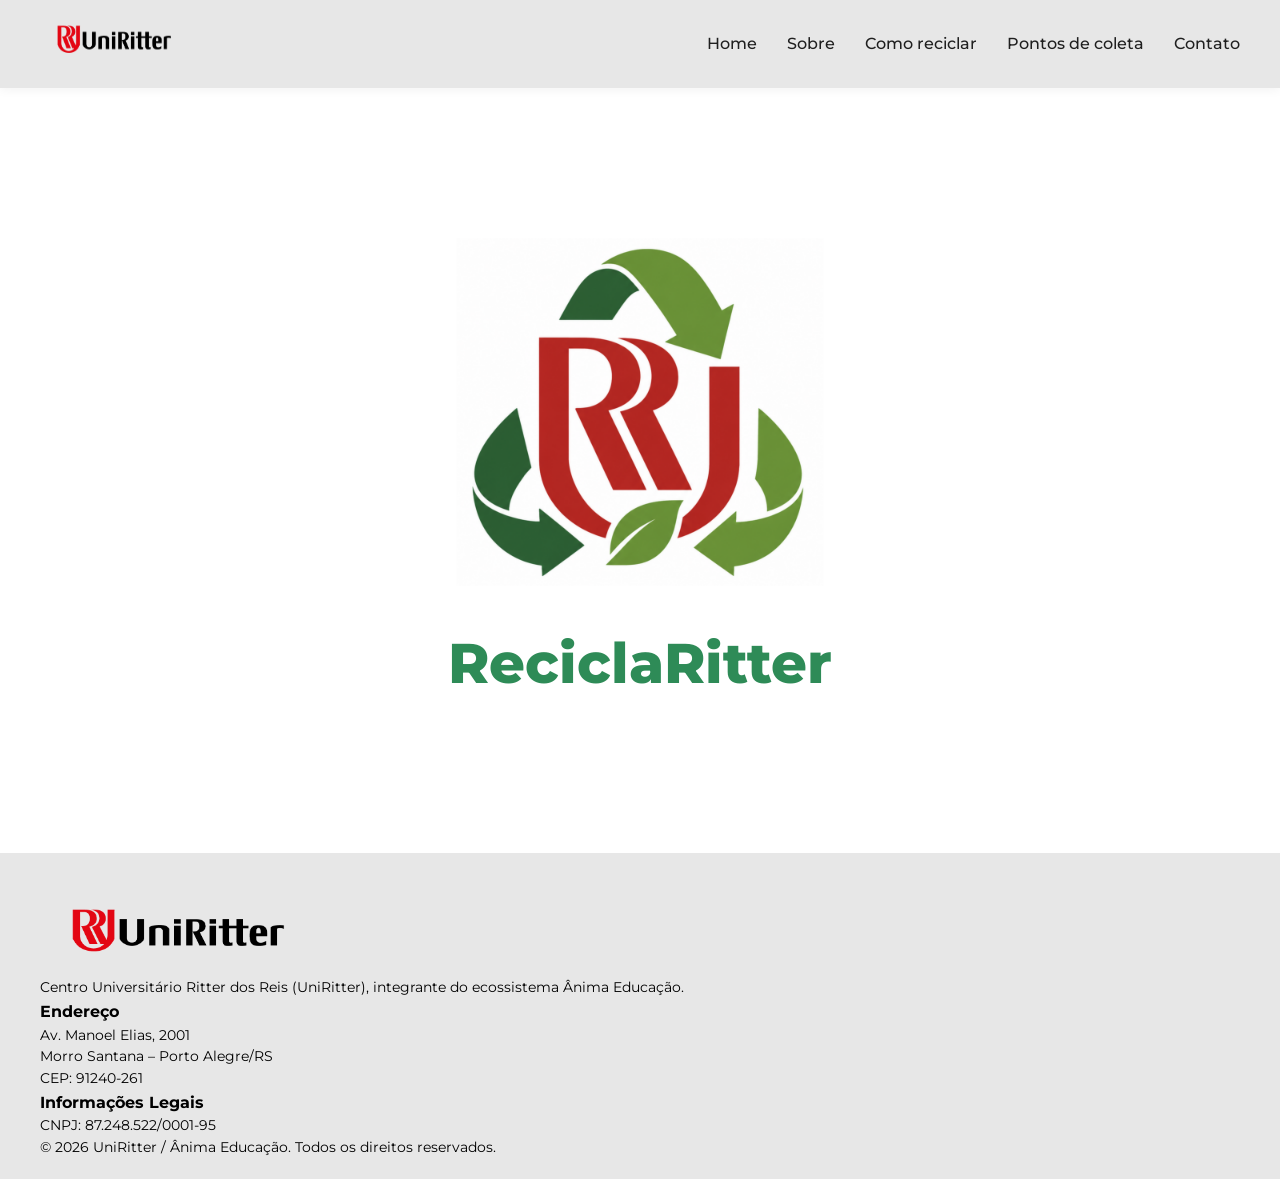
<file: index.html>
<!DOCTYPE html>
<html lang="pt-BR">

<head>
  <meta charset="UTF-8" />
  <meta name="viewport" content="width=device-width, initial-scale=1.0" />
  
  <meta name="description" content="ReciclaRitter - Projeto de reciclagem sustentável da UniRitter." />
  <meta name="keywords" content="reciclagem, sustentabilidade, UniRitter, meio ambiente, coleta seletiva" />
  <meta name="author" content="UniRitter" />
  
  <title>ReciclaRitter | Projeto de Sustentabilidade da UniRitter</title>

  <link rel="preconnect" href="https://fonts.googleapis.com" />
  <link rel="preconnect" href="https://fonts.gstatic.com" crossorigin />
  <link href="https://fonts.googleapis.com/css2?family=Montserrat:wght@300;400;500;600;700;800&display=swap" rel="stylesheet" />

  <link rel="stylesheet" href="styles.css" />
</head>

<body>

  <header class="header">
    <div class="container header-container">
      <a href="#" class="top-logo" aria-label="Página inicial ReciclaRitter">
        <img src="Logo_DeCima_UniRitter.png" alt="Logo UniRitter" width="150" height="50" />
      </a>

      <nav class="navbar" aria-label="Menu principal">
        <ul class="nav-list">
          <li><a href="index.html">Home</a></li>
          <li><a href="sobre.html">Sobre</a></li>
          <li><a href="como-reciclar.html">Como reciclar</a></li>
          <li><a href="pontos-coleta.html">Pontos de coleta</a></li>
          <li><a href="contato.html">Contato</a></li>
        </ul>
      </nav>
    </div>
  </header>

  <main>

   <section id="home" class="home">
  <div class="container home-container fade-in">
    
    <div class="home-text">
      <div class="home-image">
        <img src="Logo_DoMeio_UniRitter.png" alt="Logo sustentável ReciclaRitter" width="400" height="400" />
      </div>
      <h1>ReciclaRitter</h1>

    </div> </div> </section>

  </main>

<footer id="contato" class="footer">
  <div class="container">
    <div class="footer-content">
      <div class="footer-brand">
        <img src="Logo_DeCima_UniRitter.png"
             alt="Logo da UniRitter"
             class="footer-logo">
        <p class="footer-description">
          Centro Universitário Ritter dos Reis (UniRitter), integrante do
          ecossistema Ânima Educação.
        </p>
      </div>
      <div class="footer-info">
        <h4>Endereço</h4>
        <p>
          Av. Manoel Elias, 2001<br>
          Morro Santana – Porto Alegre/RS<br>
          CEP: 91240-261
        </p>
      </div>
      <div class="footer-info">
        <h4>Informações Legais</h4>
        <p>CNPJ: 87.248.522/0001-95</p>
      </div>
    </div>
    <div class="footer-bottom">
      <p>
        © 2026 UniRitter / Ânima Educação. Todos os direitos reservados.
      </p>
    </div>
  </div>
</footer>

</body>
</html>
</file>
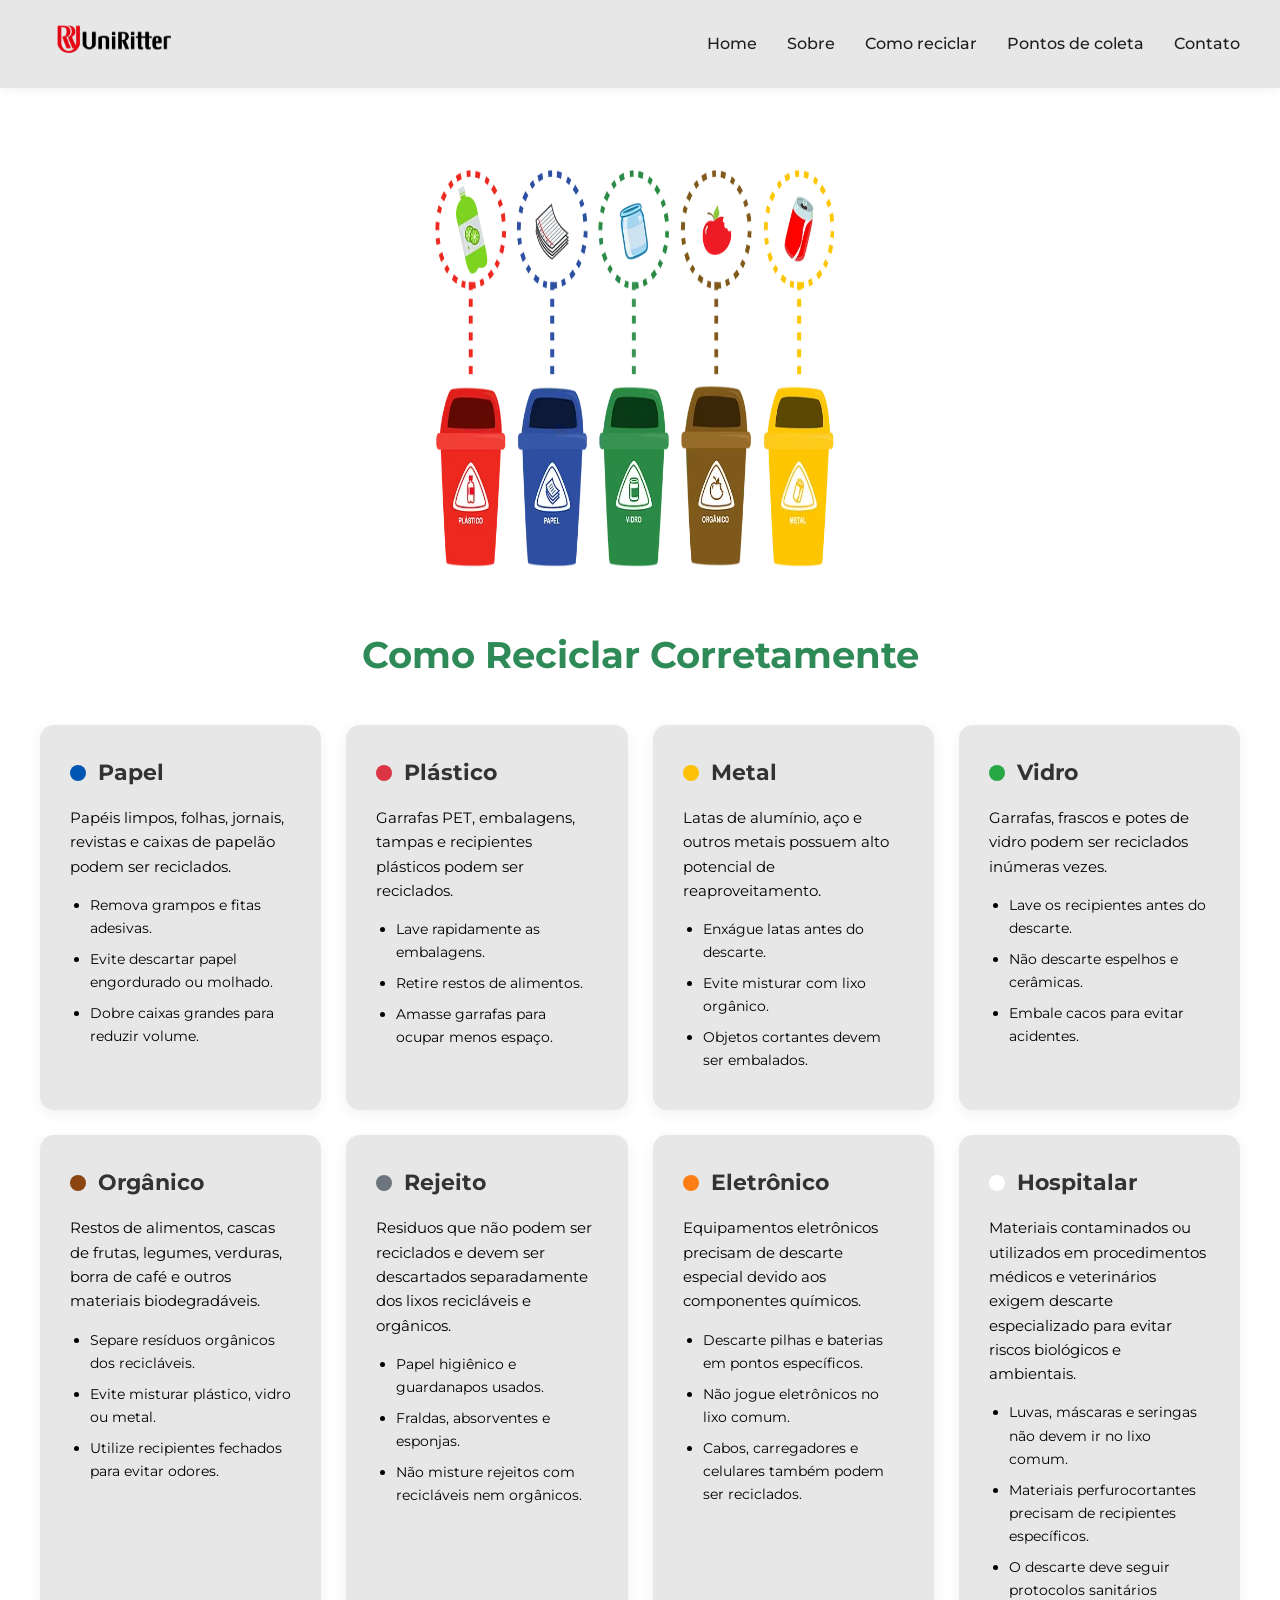
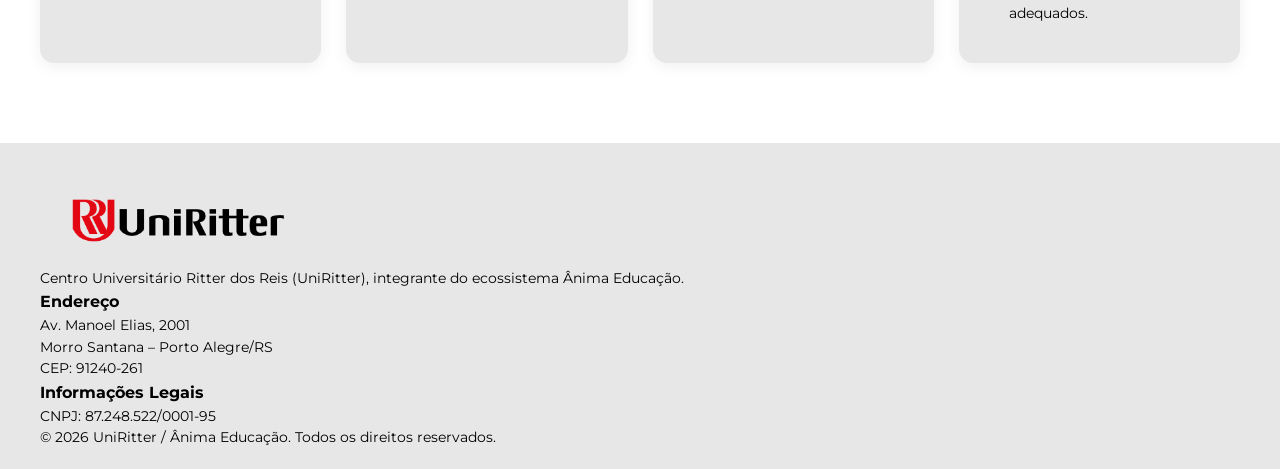
<file: como-reciclar.html>
<!DOCTYPE html>
<html lang="pt-BR">

<head>
  <meta charset="UTF-8" />
  <meta name="viewport" content="width=device-width, initial-scale=1.0" />
  
  <meta name="description" content="ReciclaRitter - Projeto de reciclagem sustentável da UniRitter." />
  <meta name="keywords" content="reciclagem, sustentabilidade, UniRitter, meio ambiente, coleta seletiva" />
  <meta name="author" content="UniRitter" />
  
  <title>ReciclaRitter | Projeto de Sustentabilidade da UniRitter</title>

  <link rel="preconnect" href="https://fonts.googleapis.com" />
  <link rel="preconnect" href="https://fonts.gstatic.com" crossorigin />
  <link href="https://fonts.googleapis.com/css2?family=Montserrat:wght@300;400;500;600;700;800&display=swap" rel="stylesheet" />

  <link rel="stylesheet" href="styles.css" />
</head>

<body>

  <header class="header">
    <div class="container header-container">
      <a href="#" class="top-logo" aria-label="Página inicial ReciclaRitter">
        <img src="Logo_DeCima_UniRitter.png" alt="Logo UniRitter" width="150" height="50" />
      </a>

      <nav class="navbar" aria-label="Menu principal">
        <ul class="nav-list">
          <li><a href="index.html">Home</a></li>
          <li><a href="sobre.html">Sobre</a></li>
          <li><a href="como-reciclar.html">Como reciclar</a></li>
          <li><a href="pontos-coleta.html">Pontos de coleta</a></li>
          <li><a href="contato.html">Contato</a></li>
        </ul>
      </nav>
    </div>
  </header>

  <main>

    <section id="como-reciclar" class="recycle-info">
      <div class="container">
       <div class="Ilus-image">
        <img src="Imagem_Ilustrativa.png" alt="Imamgem Ilutrativa" width="400" height="400" />
      </div>
        <div class="section-header">
          <h2>Como Reciclar Corretamente</h2>
        </div>

        <div class="cards">
          <article class="card">
            <div class="card-top">
              <span class="recycle-color blue" aria-hidden="true"></span>
              <h3>Papel</h3>
            </div>
            <p>Papéis limpos, folhas, jornais, revistas e caixas de papelão podem ser reciclados.</p>
            <ul>
              <li>Remova grampos e fitas adesivas.</li>
              <li>Evite descartar papel engordurado ou molhado.</li>
              <li>Dobre caixas grandes para reduzir volume.</li>
            </ul>
          </article>

          <article class="card">
            <div class="card-top">
              <span class="recycle-color red" aria-hidden="true"></span>
              <h3>Plástico</h3>
            </div>
            <p>Garrafas PET, embalagens, tampas e recipientes plásticos podem ser reciclados.</p>
            <ul>
              <li>Lave rapidamente as embalagens.</li>
              <li>Retire restos de alimentos.</li>
              <li>Amasse garrafas para ocupar menos espaço.</li>
            </ul>
          </article>

          <article class="card">
            <div class="card-top">
              <span class="recycle-color yellow" aria-hidden="true"></span>
              <h3>Metal</h3>
            </div>
            <p>Latas de alumínio, aço e outros metais possuem alto potencial de reaproveitamento.</p>
            <ul>
              <li>Enxágue latas antes do descarte.</li>
              <li>Evite misturar com lixo orgânico.</li>
              <li>Objetos cortantes devem ser embalados.</li>
            </ul>
          </article>

          <article class="card">
            <div class="card-top">
              <span class="recycle-color green" aria-hidden="true"></span>
              <h3>Vidro</h3>
            </div>
            <p>Garrafas, frascos e potes de vidro podem ser reciclados inúmeras vezes.</p>
            <ul>
              <li>Lave os recipientes antes do descarte.</li>
              <li>Não descarte espelhos e cerâmicas.</li>
              <li>Embale cacos para evitar acidentes.</li>
            </ul>
          </article>

          <article class="card">
            <div class="card-top">
              <span class="recycle-color brown" aria-hidden="true"></span>
               <h3>Orgânico</h3>
                 </div>
                 <p>Restos de alimentos, cascas de frutas, legumes, verduras, borra de café 
                  e outros materiais biodegradáveis.</p>
                  <ul>
                    <li>Separe resíduos orgânicos dos recicláveis.</li>
                    <li>Evite misturar plástico, vidro ou metal.</li>
                    <li>Utilize recipientes fechados para evitar odores.</li>
                   </ul>
                </article>

         <article class="card">
            <div class="card-top">
              <span class="recycle-color gray" aria-hidden="true"></span>
               <h3>Rejeito</h3>
                 </div>
                 <p>Residuos que não podem ser reciclados e devem ser descartados separadamente dos lixos recicláveis e orgânicos.</p>
                  <ul>
                    <li>Papel higiênico e guardanapos usados.</li>
                    <li>Fraldas, absorventes e esponjas.</li>
                    <li>Não misture rejeitos com recicláveis nem orgânicos.</li>
                   </ul>
                </article>

         <article class="card">
            <div class="card-top">
              <span class="recycle-color orange" aria-hidden="true"></span>
               <h3>Eletrônico</h3>
                 </div>
                 <p>Equipamentos eletrônicos precisam de descarte especial devido aos componentes químicos.</p>
                  <ul>
                    <li>Descarte pilhas e baterias em pontos específicos.</li>
                    <li>Não jogue eletrônicos no lixo comum.</li>
                    <li>Cabos, carregadores e celulares também podem ser reciclados.</li>
                   </ul>
                </article>      

          <article class="card">
            <div class="card-top">
              <span class="recycle-color white" aria-hidden="true"></span>
               <h3>Hospitalar</h3>
                 </div>
                 <p>Materiais contaminados ou utilizados em procedimentos
    médicos e veterinários exigem descarte especializado
    para evitar riscos biológicos e ambientais.</p>
                  <ul>
                    <li>Luvas, máscaras e seringas não devem ir no lixo comum.</li>
                    <li>Materiais perfurocortantes precisam de recipientes específicos.</li>
                    <li>O descarte deve seguir protocolos sanitários adequados.</li>
                   </ul>
                </article>

          </article>

        </div>
      </div>
    </section>

  </main>

<footer id="contato" class="footer">
  <div class="container">
    <div class="footer-content">
      <div class="footer-brand">
        <img src="Logo_DeCima_UniRitter.png"
             alt="Logo da UniRitter"
             class="footer-logo">
        <p class="footer-description">
          Centro Universitário Ritter dos Reis (UniRitter), integrante do
          ecossistema Ânima Educação.
        </p>
      </div>
      <div class="footer-info">
        <h4>Endereço</h4>
        <p>
          Av. Manoel Elias, 2001<br>
          Morro Santana – Porto Alegre/RS<br>
          CEP: 91240-261
        </p>
      </div>
      <div class="footer-info">
        <h4>Informações Legais</h4>
        <p>CNPJ: 87.248.522/0001-95</p>
      </div>
    </div>
    <div class="footer-bottom">
      <p>
        © 2026 UniRitter / Ânima Educação. Todos os direitos reservados.
      </p>
    </div>
  </div>
</footer>

</body>
</html>
</file>
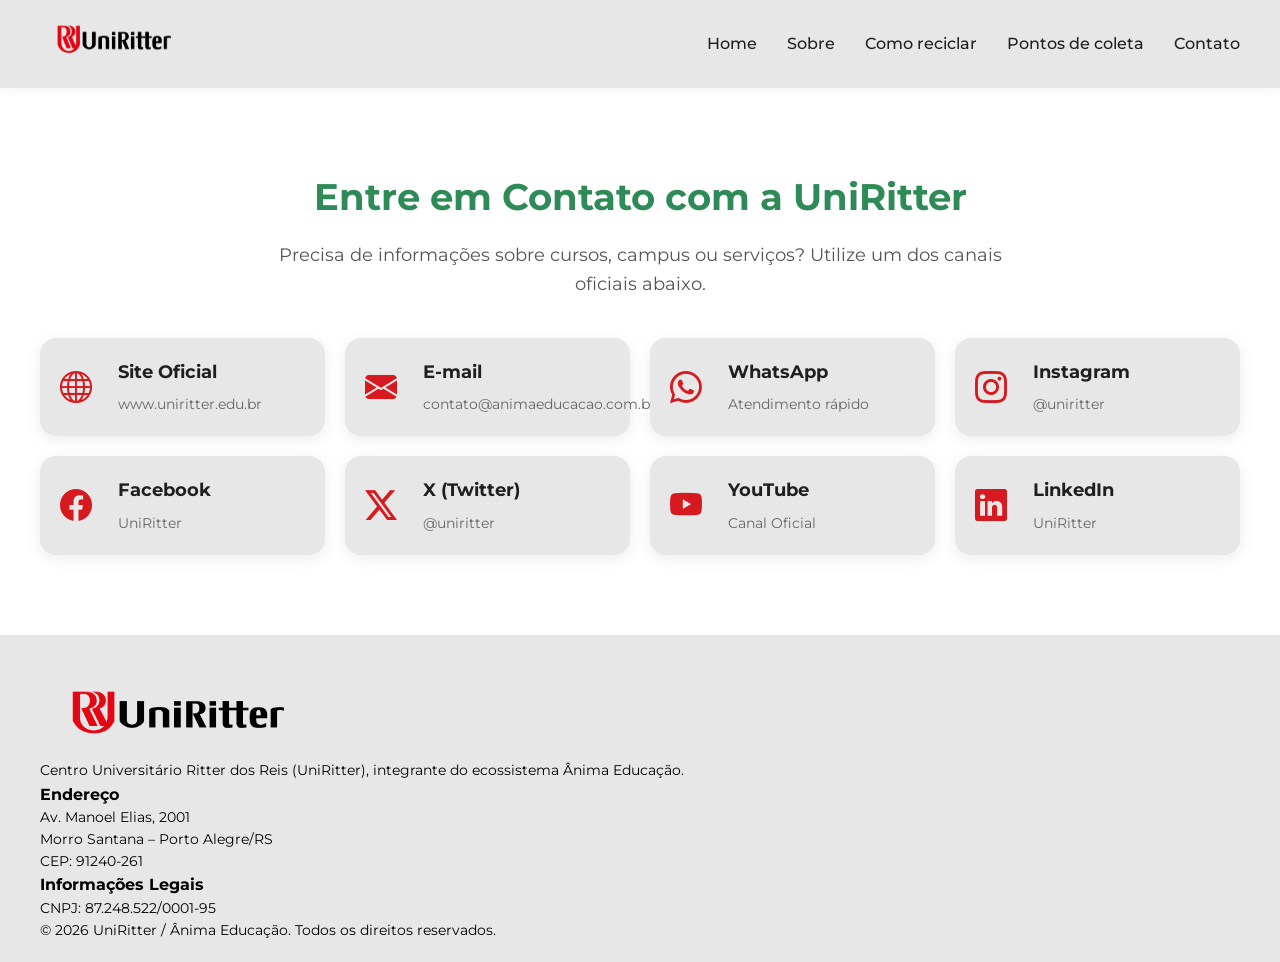
<file: contato.html>
<!DOCTYPE html>
<html lang="pt-BR">

<head>
  <meta charset="UTF-8" />
  <meta name="viewport" content="width=device-width, initial-scale=1.0" />
  
  <meta name="description" content="ReciclaRitter - Projeto de reciclagem sustentável da UniRitter." />
  <meta name="keywords" content="reciclagem, sustentabilidade, UniRitter, meio ambiente, coleta seletiva" />
  <meta name="author" content="UniRitter" />
  
  <title>ReciclaRitter | Projeto de Sustentabilidade da UniRitter</title>

  <link rel="preconnect" href="https://fonts.googleapis.com" />
  <link rel="preconnect" href="https://fonts.gstatic.com" crossorigin />
  <link href="https://fonts.googleapis.com/css2?family=Montserrat:wght@300;400;500;600;700;800&display=swap" rel="stylesheet" />

  <link rel="stylesheet" href="styles.css" />

  <link rel="stylesheet"
href="https://cdn.jsdelivr.net/npm/bootstrap-icons@1.11.3/font/bootstrap-icons.min.css">

</head>

<body>

  <header class="header">
    <div class="container header-container">
      <a href="#" class="top-logo" aria-label="Página inicial ReciclaRitter">
        <img src="Logo_DeCima_UniRitter.png" alt="Logo UniRitter" width="150" height="50" />
      </a>

      <nav class="navbar" aria-label="Menu principal">
        <ul class="nav-list">
          <li><a href="index.html">Home</a></li>
          <li><a href="sobre.html">Sobre</a></li>
          <li><a href="como-reciclar.html">Como reciclar</a></li>
          <li><a href="pontos-coleta.html">Pontos de coleta</a></li>
          <li><a href="contato.html">Contato</a></li>
        </ul>
      </nav>
    </div>
  </header>

 <section class="contact-section">
  <div class="container">

    <div class="section-header">
      <h2>Entre em Contato com a UniRitter</h2>
      <p class="section-description">
        Precisa de informações sobre cursos, campus ou serviços? Utilize um dos canais oficiais abaixo.
      </p>
    </div>

    <div class="contact-grid">

      <a href="https://www.uniritter.edu.br/" target="_blank" class="contact-card">
        <i class="bi bi-globe"></i>
        <div>
          <h3>Site Oficial</h3>
          <span>www.uniritter.edu.br</span>
        </div>
      </a>

      <a href="mailto:contato@animaeducacao.com.br" class="contact-card">
        <i class="bi bi-envelope-fill"></i>
        <div>
          <h3>E-mail</h3>
          <span>contato@animaeducacao.com.br</span>
        </div>
      </a>

      <a href="https://api.whatsapp.com/send?phone=555130925600" target="_blank" class="contact-card">
        <i class="bi bi-whatsapp"></i>
        <div>
          <h3>WhatsApp</h3>
          <span>Atendimento rápido</span>
        </div>
      </a>

      <a href="https://www.instagram.com/uniritter/" target="_blank" class="contact-card">
        <i class="bi bi-instagram"></i>
        <div>
          <h3>Instagram</h3>
          <span>@uniritter</span>
        </div>
      </a>

      <a href="https://www.facebook.com/uniritter" target="_blank" class="contact-card">
        <i class="bi bi-facebook"></i>
        <div>
          <h3>Facebook</h3>
          <span>UniRitter</span>
        </div>
      </a>

      <a href="https://twitter.com/uniritter" target="_blank" class="contact-card">
        <i class="bi bi-twitter-x"></i>
        <div>
          <h3>X (Twitter)</h3>
          <span>@uniritter</span>
        </div>
      </a>

      <a href="https://www.youtube.com/user/conexaouniritter" target="_blank" class="contact-card">
        <i class="bi bi-youtube"></i>
        <div>
          <h3>YouTube</h3>
          <span>Canal Oficial</span>
        </div>
      </a>

      <a href="https://www.linkedin.com/school/uniritter/" target="_blank" class="contact-card">
        <i class="bi bi-linkedin"></i>
        <div>
          <h3>LinkedIn</h3>
          <span>UniRitter</span>
        </div>
      </a>

    </div>

  </div>
</section>

<footer id="contato" class="footer">
  <div class="container">
    <div class="footer-content">
      <div class="footer-brand">
        <img src="Logo_DeCima_UniRitter.png"
             alt="Logo da UniRitter"
             class="footer-logo">
        <p class="footer-description">
          Centro Universitário Ritter dos Reis (UniRitter), integrante do
          ecossistema Ânima Educação.
        </p>
      </div>
      <div class="footer-info">
        <h4>Endereço</h4>
        <p>
          Av. Manoel Elias, 2001<br>
          Morro Santana – Porto Alegre/RS<br>
          CEP: 91240-261
        </p>
      </div>
      <div class="footer-info">
        <h4>Informações Legais</h4>
        <p>CNPJ: 87.248.522/0001-95</p>
      </div>
    </div>
    <div class="footer-bottom">
      <p>
        © 2026 UniRitter / Ânima Educação. Todos os direitos reservados.
      </p>
    </div>
  </div>
</footer>

</body>
</html>
</file>
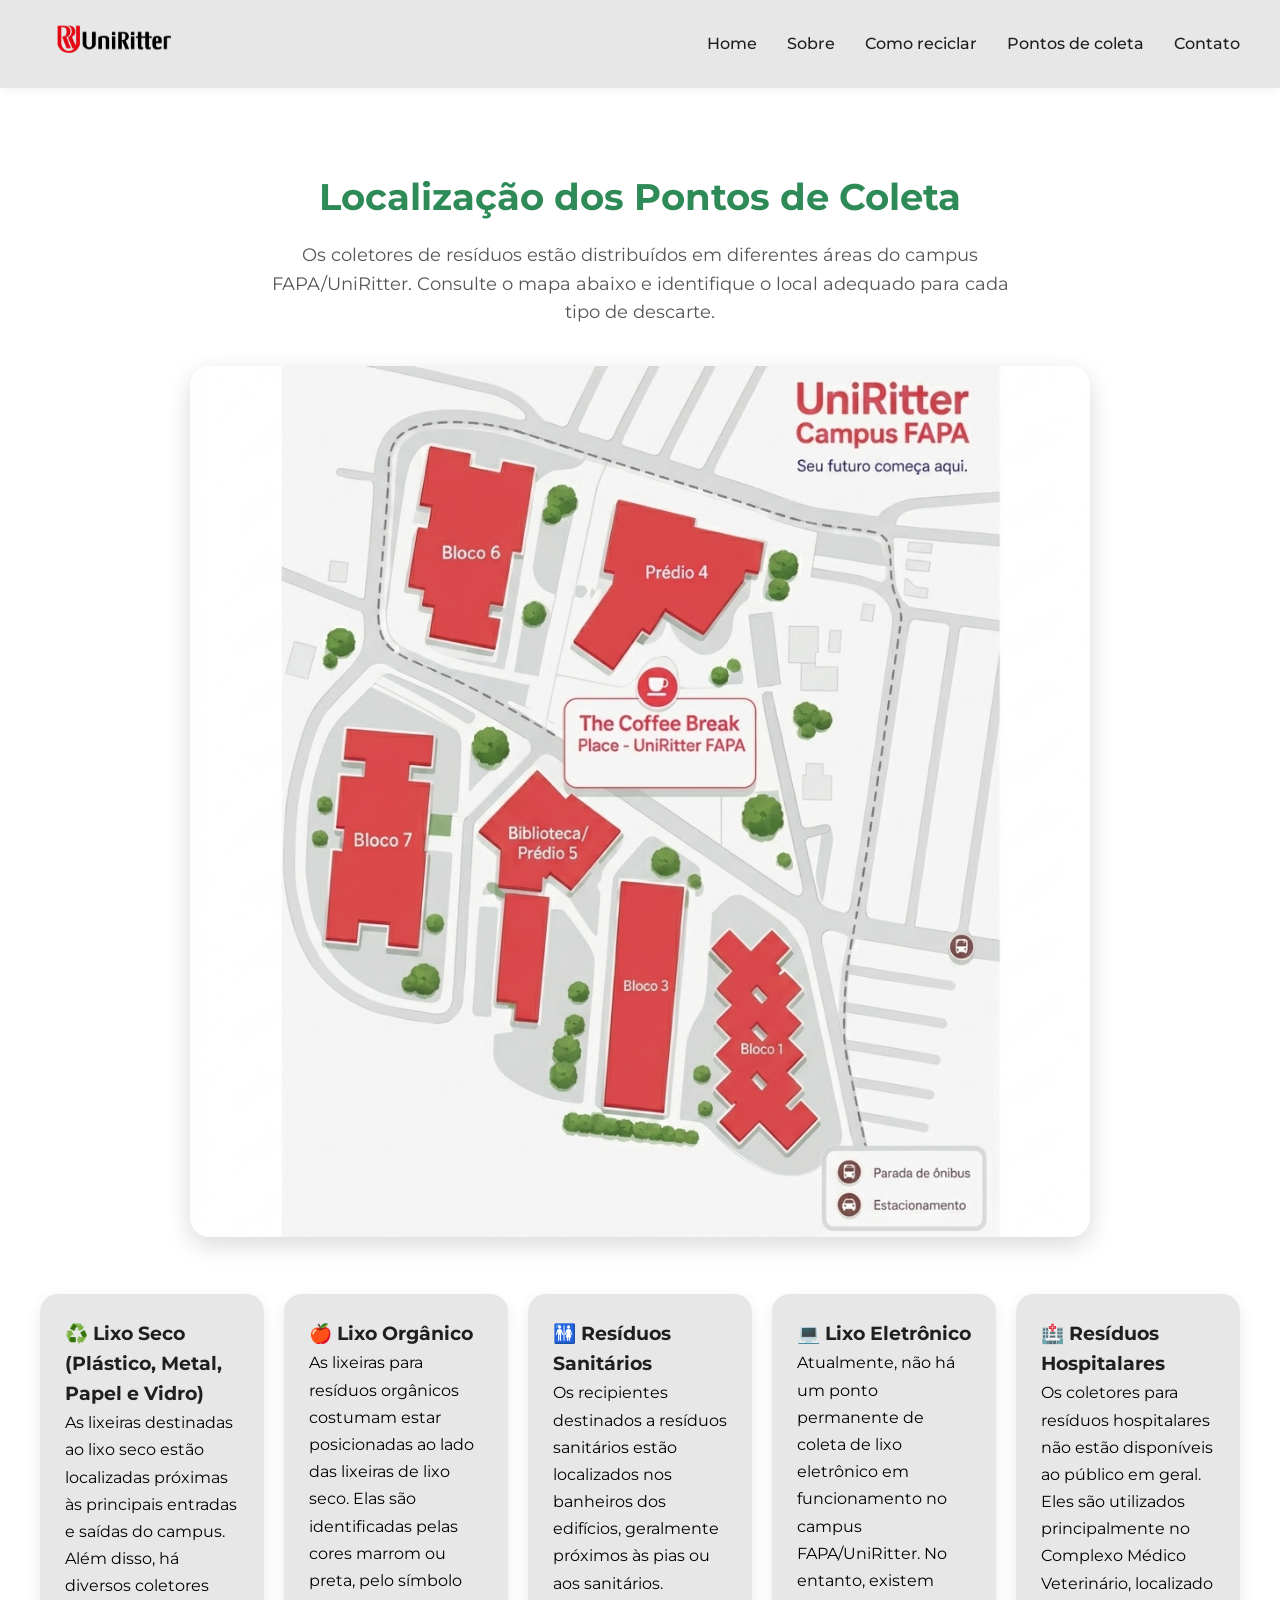
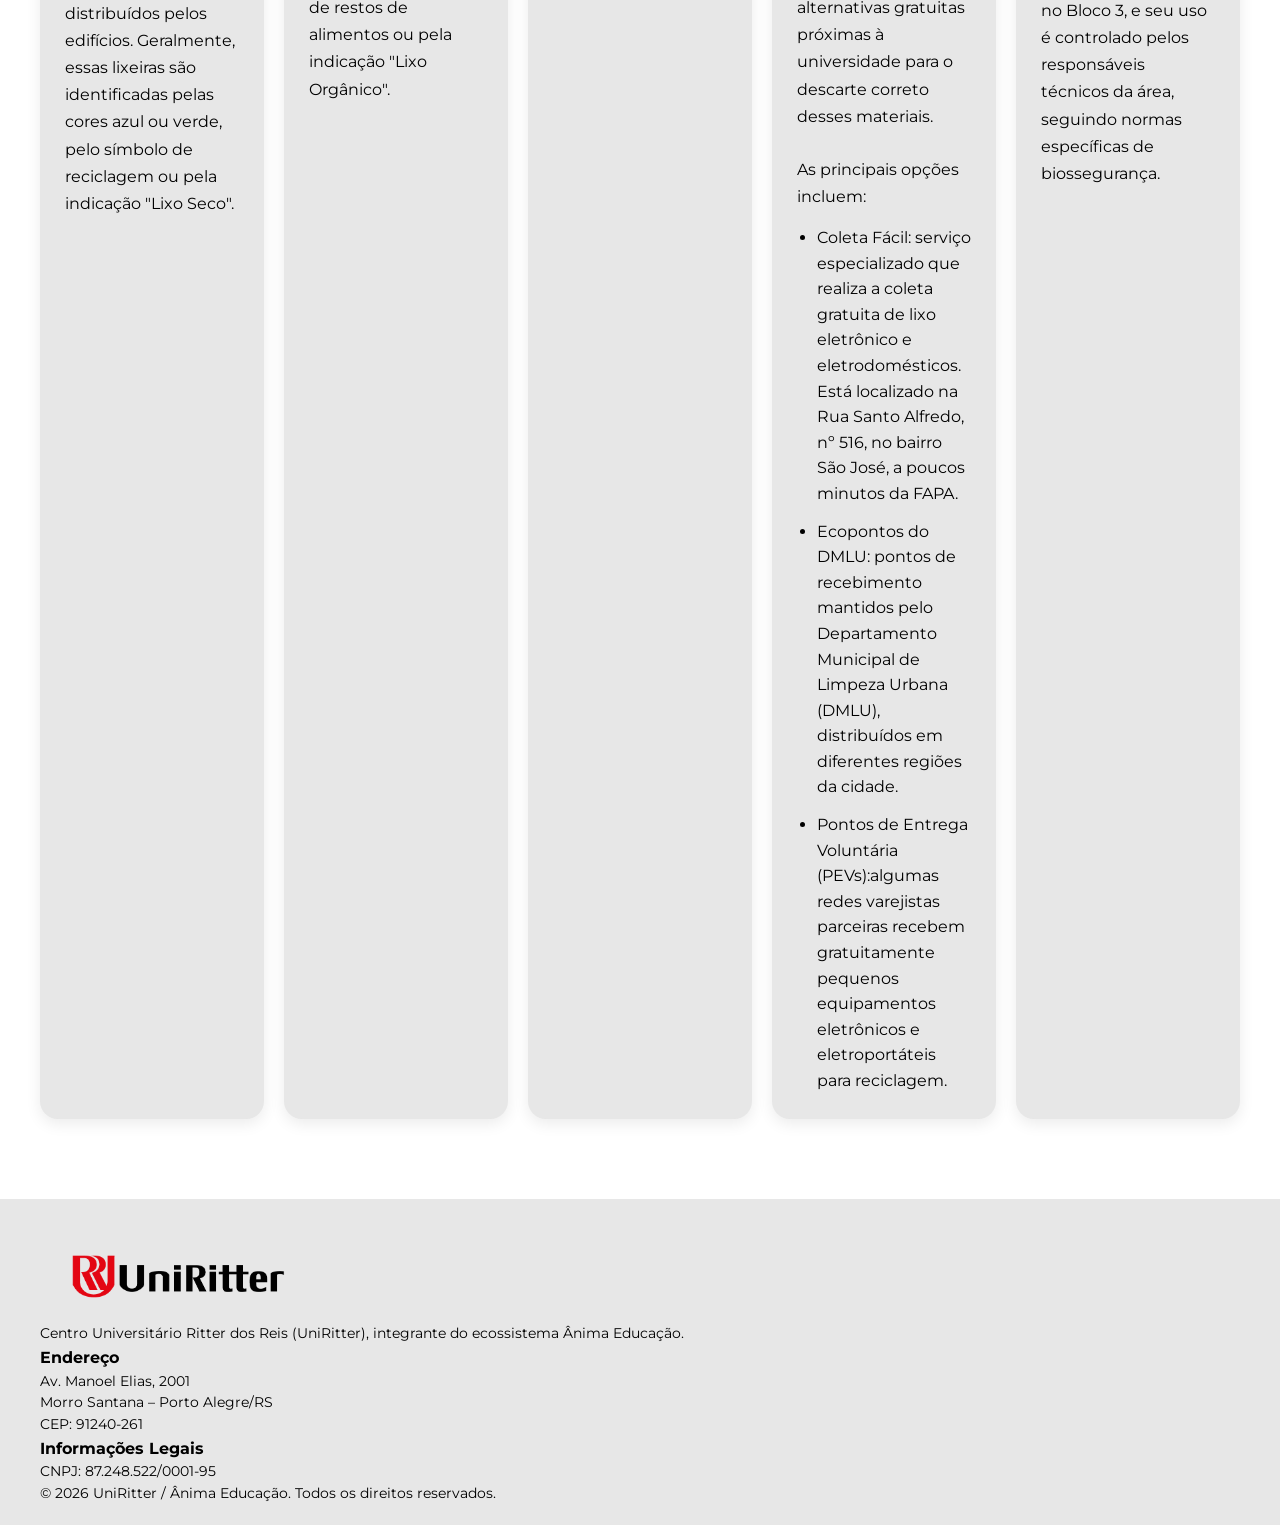
<file: pontos-coleta.html>
<!DOCTYPE html>
<html lang="pt-BR">

<head>
  <meta charset="UTF-8" />
  <meta name="viewport" content="width=device-width, initial-scale=1.0" />
  
  <meta name="description" content="ReciclaRitter - Projeto de reciclagem sustentável da UniRitter." />
  <meta name="keywords" content="reciclagem, sustentabilidade, UniRitter, meio ambiente, coleta seletiva" />
  <meta name="author" content="UniRitter" />
  
  <title>ReciclaRitter | Projeto de Sustentabilidade da UniRitter</title>

  <link rel="preconnect" href="https://fonts.googleapis.com" />
  <link rel="preconnect" href="https://fonts.gstatic.com" crossorigin />
  <link href="https://fonts.googleapis.com/css2?family=Montserrat:wght@300;400;500;600;700;800&display=swap" rel="stylesheet" />

  <link rel="stylesheet" href="styles.css" />
</head>

<body>

  <header class="header">
    <div class="container header-container">
      <a href="#" class="top-logo" aria-label="Página inicial ReciclaRitter">
        <img src="Logo_DeCima_UniRitter.png" alt="Logo UniRitter" width="150" height="50" />
      </a>

      <nav class="navbar" aria-label="Menu principal">
        <ul class="nav-list">
          <li><a href="index.html">Home</a></li>
          <li><a href="sobre.html">Sobre</a></li>
          <li><a href="como-reciclar.html">Como reciclar</a></li>
          <li><a href="pontos-coleta.html">Pontos de coleta</a></li>
          <li><a href="contato.html">Contato</a></li>
        </ul>
      </nav>
    </div>
  </header>

<section id="pontos-coleta" class="collection-points">
  <div class="container">

    <div class="section-header">
      <h2>Localização dos Pontos de Coleta</h2>
      <p class="section-description">
        Os coletores de resíduos estão distribuídos em diferentes áreas do campus
        FAPA/UniRitter. Consulte o mapa abaixo e identifique o local adequado para
        cada tipo de descarte.
      </p>
    </div>

    <div class="map-container">
      <img src="Mapa_DaUniRitter.png"
           alt="Mapa dos pontos de coleta da UniRitter"
           class="campus-map">
    </div>

    <div class="waste-guide">

      <div class="waste-card">
        <h3>♻️ Lixo Seco (Plástico, Metal, Papel e Vidro)</h3>
        <p>
          As lixeiras destinadas ao lixo seco estão localizadas próximas às principais entradas e saídas do campus. Além disso, há diversos coletores distribuídos pelos edifícios. Geralmente, essas lixeiras são identificadas pelas cores azul ou verde, pelo símbolo de reciclagem ou pela indicação "Lixo Seco".
        </p>
      </div>

      <div class="waste-card">
        <h3>🍎 Lixo Orgânico</h3>
        <p>
          As lixeiras para resíduos orgânicos costumam estar posicionadas ao lado das lixeiras de lixo seco. Elas são identificadas pelas cores marrom ou preta, pelo símbolo de restos de alimentos ou pela indicação "Lixo Orgânico".
        </p>
      </div>

      <div class="waste-card">
        <h3>🚻 Resíduos Sanitários</h3>
        <p>
          Os recipientes destinados a resíduos sanitários estão localizados nos banheiros dos edifícios, geralmente próximos às pias ou aos sanitários.
        </p>
      </div>

<div class="waste-card">
  <h3>💻 Lixo Eletrônico</h3>

  <p>
    Atualmente, não há um ponto permanente de coleta de lixo eletrônico em funcionamento no campus FAPA/UniRitter. No entanto, existem alternativas gratuitas próximas à universidade para o descarte correto desses materiais.
  </p>
  <br>
  <p>As principais opções incluem:</p>

  <ul class="waste-list">
    <li>
      Coleta Fácil: serviço especializado que realiza a coleta gratuita de lixo eletrônico e eletrodomésticos. Está localizado na Rua Santo Alfredo, nº 516, no bairro São José, a poucos minutos da FAPA.
    </li>

    <li>
      Ecopontos do DMLU: pontos de recebimento mantidos pelo Departamento Municipal de Limpeza Urbana (DMLU), distribuídos em diferentes regiões da cidade.
    </li>

    <li>
      Pontos de Entrega Voluntária (PEVs):algumas redes varejistas parceiras recebem gratuitamente pequenos equipamentos eletrônicos e eletroportáteis para reciclagem.
    </li>
  </ul>
</div>

      <div class="waste-card">
        <h3>🏥 Resíduos Hospitalares</h3>
        <p>
          Os coletores para resíduos hospitalares não estão disponíveis ao público em geral. Eles são utilizados principalmente no Complexo Médico Veterinário, localizado no Bloco 3, e seu uso é controlado pelos responsáveis técnicos da área, seguindo normas específicas de biossegurança.
        </p>
      </div>

    </div>

  </div>
</section>


<footer id="contato" class="footer">
  <div class="container">
    <div class="footer-content">
      <div class="footer-brand">
        <img src="Logo_DeCima_UniRitter.png"
             alt="Logo da UniRitter"
             class="footer-logo">
        <p class="footer-description">
          Centro Universitário Ritter dos Reis (UniRitter), integrante do
          ecossistema Ânima Educação.
        </p>
      </div>
      <div class="footer-info">
        <h4>Endereço</h4>
        <p>
          Av. Manoel Elias, 2001<br>
          Morro Santana – Porto Alegre/RS<br>
          CEP: 91240-261
        </p>
      </div>
      <div class="footer-info">
        <h4>Informações Legais</h4>
        <p>CNPJ: 87.248.522/0001-95</p>
      </div>
    </div>
    <div class="footer-bottom">
      <p>
        © 2026 UniRitter / Ânima Educação. Todos os direitos reservados.
      </p>
    </div>
  </div>
</footer>

</body>
</html>
</file>
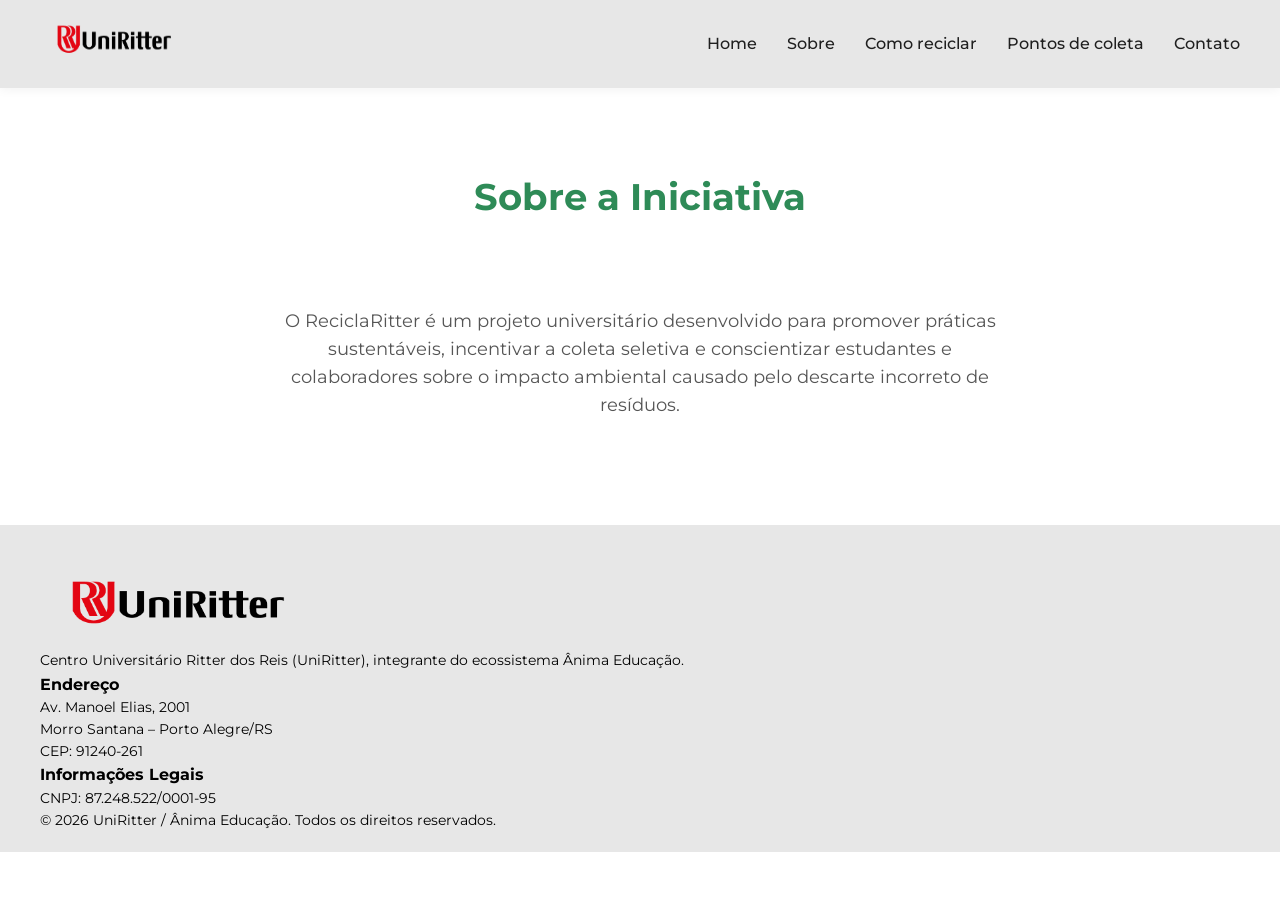
<file: sobre.html>
<!DOCTYPE html>
<html lang="pt-BR">

<head>
  <meta charset="UTF-8" />
  <meta name="viewport" content="width=device-width, initial-scale=1.0" />
  
  <meta name="description" content="ReciclaRitter - Projeto de reciclagem sustentável da UniRitter." />
  <meta name="keywords" content="reciclagem, sustentabilidade, UniRitter, meio ambiente, coleta seletiva" />
  <meta name="author" content="UniRitter" />
  
  <title>ReciclaRitter | Projeto de Sustentabilidade da UniRitter</title>

  <link rel="preconnect" href="https://fonts.googleapis.com" />
  <link rel="preconnect" href="https://fonts.gstatic.com" crossorigin />
  <link href="https://fonts.googleapis.com/css2?family=Montserrat:wght@300;400;500;600;700;800&display=swap" rel="stylesheet" />

  <link rel="stylesheet" href="styles.css" />
</head>

<body>

  <header class="header">
    <div class="container header-container">
      <a href="#" class="top-logo" aria-label="Página inicial ReciclaRitter">
        <img src="Logo_DeCima_UniRitter.png" alt="Logo UniRitter" width="150" height="50" />
      </a>

      <nav class="navbar" aria-label="Menu principal">
        <ul class="nav-list">
          <li><a href="index.html">Home</a></li>
          <li><a href="sobre.html">Sobre</a></li>
          <li><a href="como-reciclar.html">Como reciclar</a></li>
          <li><a href="pontos-coleta.html">Pontos de coleta</a></li>
          <li><a href="contato.html">Contato</a></li>
        </ul>
      </nav>
    </div>
  </header>

  <main>

  </section>
    <section id="sobre" class="about">
      <div class="container">
        <div class="section-header">
          <h2>Sobre a Iniciativa</h2>
        </div>
        <br>
        <p class="section-description">
          O ReciclaRitter é um projeto universitário desenvolvido para promover práticas sustentáveis, 
          incentivar a coleta seletiva e conscientizar estudantes e colaboradores sobre o 
          impacto ambiental causado pelo descarte incorreto de resíduos.
        </p>
        <br>
      </div>

  </main>

<footer id="contato" class="footer">
  <div class="container">
    <div class="footer-content">
      <div class="footer-brand">
        <img src="Logo_DeCima_UniRitter.png"
             alt="Logo da UniRitter"
             class="footer-logo">
        <p class="footer-description">
          Centro Universitário Ritter dos Reis (UniRitter), integrante do
          ecossistema Ânima Educação.
        </p>
      </div>
      <div class="footer-info">
        <h4>Endereço</h4>
        <p>
          Av. Manoel Elias, 2001<br>
          Morro Santana – Porto Alegre/RS<br>
          CEP: 91240-261
        </p>
      </div>
      <div class="footer-info">
        <h4>Informações Legais</h4>
        <p>CNPJ: 87.248.522/0001-95</p>
      </div>
    </div>
    <div class="footer-bottom">
      <p>
        © 2026 UniRitter / Ânima Educação. Todos os direitos reservados.
      </p>
    </div>
  </div>
</footer>

</body>
</html>
</file>
<file: styles.css>
/* =========================
   RESET E CONFIGURAÇÕES GERAIS
========================= */

* {
  margin: 0;
  padding: 0;
  box-sizing: border-box;
}

body {
  font-family: "Montserrat", sans-serif; 
  background-color: #ffffff;
  color: #1f1f1f;
  line-height: 1.6;
}

/* =========================
   CONTAINER
========================= */

.container {
  width: 100%;
  max-width: 1200px;
  margin: 0 auto;
}

/* =========================
   HEADER & LOGO SUPERIOR
========================= */

.header {
  width: 100%;
  padding: 15px 0;
  background-color: #e7e7e7;  
  box-shadow: 0 2px 10px rgba(0, 0, 0, 0.05);
  position: sticky;
  top: 0;
  z-index: 1000;
}

.header .container {
  display: flex;
  justify-content: space-between;
  align-items: center;
}

.top-logo img {
  max-width: 300px;
}

/* =========================
   NAVBAR
========================= */

.nav-list {
  display: flex;
  gap: 30px;
  list-style: none;
}

.nav-list a {
  text-decoration: none;
  color: #1f1f1f;
  font-weight: 500;
  transition: 0.3s ease;
}

.nav-list a:hover {
  color: #2e8b57;
}

.home {
  min-height: 85vh;
  display: flex;
  align-items: center;
  justify-content: center;
  text-align: center;
  background: linear-gradient(135deg, #ffffff, #ffffff);
  padding: 60px 0;
}

.fade-in {
  animation: fadeIn 1s ease forwards;
}

.hero-tag, .section-tag {
  display: inline-block;
  font-weight: 700;
  font-size: 0.85rem;
  text-transform: uppercase;
  color: #2e8b57;
  letter-spacing: 1px;
  margin-bottom: 10px;
}

.home-text h1 {
  font-size: 3.5rem;
  color: #2e8b57;
  margin-bottom: 20px;
  font-weight: 800;
}

.hero-text p, .home-text p {
  font-size: 1.1rem;
  max-width: 650px;
  margin: 0 auto 30px;
  color: #444;
}

.hero-image {
  margin-bottom: 40px;
}

.hero-image img {
  max-width: 300px;
  height: auto;
  margin: 0 auto;
}


/* =========================
   BOTÕES (PRIMÁRIO E SECUNDÁRIO)
========================= */

.btn {
  display: inline-block;
  padding: 12px 28px;
  border-radius: 8px;
  text-decoration: none;
  font-weight: 600;
  transition: 0.3s ease;
}

.primary-btn {
  background-color: #2e8b57;
  color: white;
}

.primary-btn:hover {
  background-color: #246b45;
  transform: translateY(-2px);
}

.secondary-btn {
  background-color: transparent;
  color: #2e8b57;
  border: 2px solid #2e8b57;
}

.secondary-btn:hover {
  background-color: #2e8b57;
  color: white;
  transform: translateY(-2px);
}

/* =========================
   SEÇÕES GERAIS
========================= */

section {
  padding: 80px 0;
}

.section-header {
  text-align: center;
  margin-bottom: 40px;
}

section h2 {
  font-size: 2.3rem;
  color: #2e8b57;
  font-weight: 700;
}

.section-description {
  max-width: 750px;
  margin: 15px auto 0;
  text-align: center;
  color: #555;
  font-size: 1.1rem;
  line-height: 1.6;
}

/* =========================
   CARDS DE RECICLAGEM
========================= */

.cards {
  margin-top: 40px;
  display: grid;
  grid-template-columns: repeat(auto-fit, minmax(260px, 1fr));
  gap: 25px;
}

.card {
  background-color: #e7e7e7;
  padding: 30px;
  border-radius: 14px;
  box-shadow: 0 4px 15px rgba(0, 0, 0, 0.06);
  transition: 0.3s ease;
}

.card:hover {
  transform: translateY(-5px);
  box-shadow: 0 8px 25px rgba(0, 0, 0, 0.1);
}

.card-top {
  display: flex;
  align-items: center;
  gap: 12px;
  margin-bottom: 15px;
}

.recycle-color {
  width: 16px;
  height: 16px;
  border-radius: 50%;
  display: inline-block;
}

.recycle-color.blue { background-color: #0056b3; }
.recycle-color.red { background-color: #dc3545; }
.recycle-color.yellow { background-color: #ffc107; }
.recycle-color.green { background-color: #28a745; }
.recycle-color.brown { background-color: #8B4513; }
.recycle-color.gray { background-color: #6c757d; }
.recycle-color.orange { background-color: #fd7e14; }
.recycle-color.white { background-color: #ffffff;}

.card h3 {
  font-size: 1.4rem;
  color: #333;
}

.card p {
  text-align: left;
  color: #000000;
  font-size: 0.95rem;
  margin-bottom: 15px;
}

.card ul {
  text-align: left;
  padding-left: 20px;
  color: #000000;
  font-size: 0.9rem;
}

.card ul li {
  margin-bottom: 8px;
}

/* =========================
   FOOTER / CONTATO
========================= */

.footer {
  background-color: #e7e7e7;
  color: #000000;
  padding: 40px 0 20px;
}

.footer-contact-info {
  text-align: center;
  margin-bottom: 30px;
}

.footer-contact-info h3 {
  color: #000000;
  margin-bottom: 10px;
  font-size: 1.5rem;
}

.footer-contact-info a {
  color: #000000;
  text-decoration: none;
  transition: 0.2s;
}

.footer-contact-info a:hover {
  text-decoration: underline;
}

.footer-divider {
  border: 0;
  height: 1px;
  background-color: #e7e7e7;
  margin-bottom: 20px;
}

.footer-bottom {
  display: flex;
  justify-content: space-between;
  align-items: center;
  flex-wrap: wrap;
  gap: 15px;
}

.footer-logo {
  max-width: 280px;
  height: auto;
}

.footer p {
  color: #000000;
  font-size: 0.85rem;
}

/* =========================
   IMAGENS COMPLEMENTARES
========================= */

.Ilus-image {
  display: block;
  max-width: 412px;
  height: auto;
  margin: 0 auto;
  margin-bottom: 51px;
}

.Mapa-image {
  display: block;
  max-width: 412px;
  height: auto;
  margin: 0 auto;
  margin-bottom: 80px;
  width: 100%;
}

/* =========================
   ANIMATION
========================= */

@keyframes fadeIn {
  from {
    opacity: 0;
    transform: translateY(20px);
  }
  to {
    opacity: 1;
    transform: translateY(0);
  }
}

/* =========================
   RESPONSIVE (MOBILE)
========================= */

@media (max-width: 768px) {
  .header .container {
    flex-direction: column;
    gap: 15px;
  }

  .nav-list {
    gap: 15px;
    flex-wrap: wrap;
    justify-content: center;
  }

  .home {
    background: #ffffff;
  }

  .home-text h1 {
    font-size: 2.4rem;
  }

  .hero-text p, .home-text p {
    font-size: 1rem;
  }

  .home-buttons {
    flex-direction: column;
    width: 100%;
    max-width: 300px;
    margin: 0 auto;
  }

  section {
    padding: 50px 0;
  }

  section h2 {
    font-size: 1.8rem;
  }

  .footer-bottom {
    flex-direction: column;
    text-align: center;
  }
}

/* =========================
   CONTATO SEÇÃO EXTRA
========================= */

.contact-section {
  padding: 80px 20px;
  background: #ffffff;
}

.contact-grid {
  display: grid;
  grid-template-columns: repeat(auto-fit, minmax(260px, 1fr));
  gap: 20px;
  margin-top: 40px;
}

.contact-card {
  display: flex;
  align-items: center;
  gap: 18px;
  padding: 20px;
  background: #e7e7e7;
  border-radius: 16px;
  text-decoration: none;
  color: #1f1f1f;
  box-shadow: 0 4px 15px rgba(0,0,0,0.08);
  transition: all 0.3s ease;
}

.contact-card:hover {
  transform: translateY(-5px);
  box-shadow: 0 8px 25px rgba(0,0,0,0.15);
}

.contact-card i {
  font-size: 2rem;
  color: #d71920;
  min-width: 40px;
}

.contact-card h3 {
  margin-bottom: 5px;
  font-size: 1.1rem;
}

.contact-card span {
  font-size: 0.9rem;
  color: #666;
}

/* =========================
   PONTOS DE COLETA & GUIA DE RESÍDUOS
========================= */

.collection-points {
  padding: 80px 20px;
}

.map-container {
  text-align: center;
  margin: 40px 0;
}

.campus-map {
  max-width: 100%;
  width: 900px;
  border-radius: 20px;
  box-shadow: 0 8px 25px rgba(0,0,0,0.15);
}

.waste-guide {
  display: grid;
  grid-template-columns: repeat(5, 1fr);
  gap: 20px;
  margin-top: 50px;
}

.waste-card {
  background:  #e7e7e7;
  padding: 25px;
  border-radius: 18px;
  box-shadow: 0 5px 15px rgba(0, 0, 0, 0.08);
  transition: 0.3s ease;
}

.waste-card:hover {
  transform: translateY(-5px);
}

.waste-card p {
  line-height: 1.7;
  color: #000000;
}

.waste-list {
  margin-top: 15px;
  padding-left: 20px;
}

.waste-list li {
  margin-bottom: 12px;
  line-height: 1.6;
  color: #000000;
}

.waste-list li:last-child {
  margin-bottom: 0;
}

@media (max-width: 1200px) {
  .waste-guide {
    grid-template-columns: repeat(3, 1fr);
  }
}

@media (max-width: 768px) {
  .waste-guide {
    grid-template-columns: repeat(2, 1fr);
  }
}

@media (max-width: 480px) {
  .waste-guide {
    grid-template-columns: 1fr;
  }
}
</file>
